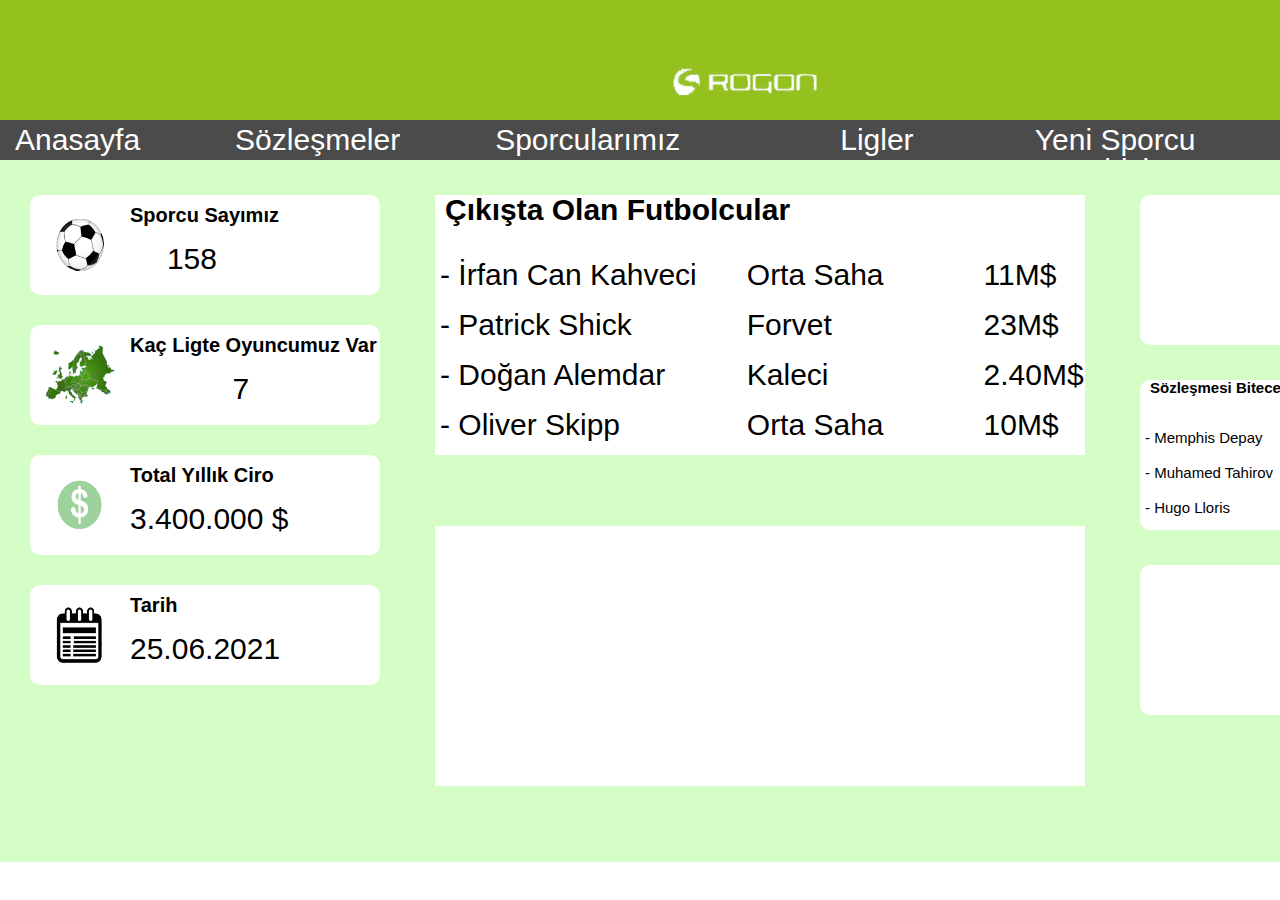
<file: MenajerlikTasarim/index.html>
<!DOCTYPE html>
<html>
<head>
<title>Rogon Menajerlik Şirketi</title>
<meta charset="UTF-8"/>
<meta name="Description" content="Rogon Menajerlik Şirketi Dashboard"/>
<meta name="Keywords" content="Rogon, Menajerlik, Dashboard, Futbol, Futbolcu, Forvet, Defans, Orta Saha, Sözleşme"/>
<meta name="robots" content="index,contact"/>
<meta name="copyright" content="2020-2021 Copyright | rogonmenajerlik.com"/>
<link href="reset.css" type="text/css" rel="stylesheet"/>
<link href="style.css" type="text/css" rel="stylesheet"/>
<script src="https://canvasjs.com/assets/script/canvasjs.min.js"></script>


<script>
    window.onload = function () {

var chart = new CanvasJS.Chart("chartContainer", {
	animationEnabled: true,
	theme: "light2",
	title:{
		text: "Burak Yılmaz Piyasa Değeri"
	},
	data: [{        
		type: "line",
      	indexLabelFontSize: 16,
		dataPoints: [
			{ y: 0 },
			{ y: 300000},
			{ y: 500000},
			{ y: 2200000},
			{ y: 1000000},
			{ y: 3000000 },
			{ y: 7000000 },
			{ y: 12500000 },
			{ y: 4000000 },
			{ y: 3000000 },
			{ y: 3500000 },
			{ y: 4500000 }
		]
	}]
});
chart.render();


var chart2 = new CanvasJS.Chart("chartContainerDaire", {
	exportEnabled: true,
	animationEnabled: true,
	title:{
		text: "Futbolcularımızın Mevkiye Göre Dağılımı"
	},
	legend:{
		cursor: "pointer",
		itemclick: explodePie
	},
	data: [{
		type: "pie",
		showInLegend: true,
		toolTipContent: "{name}: <strong>{y}%</strong>",
		indexLabel: "{name} - {y}%",
		dataPoints: [
			{ y: 34, name: "Orta Saha", exploded: true },
			{ y: 10, name: "Kaleci" },
			{ y: 26, name: "Forvet" },
			{ y: 30, name: "Defans" },
		]
	}]
});
chart2.render();


function explodePie (e) {
	if(typeof (e.dataSeries.dataPoints[e.dataPointIndex].exploded) === "undefined" || !e.dataSeries.dataPoints[e.dataPointIndex].exploded) {
		e.dataSeries.dataPoints[e.dataPointIndex].exploded = true;
	} else {
		e.dataSeries.dataPoints[e.dataPointIndex].exploded = false;
	}
	e.chart2.render();
}
var chart3 = new CanvasJS.Chart("chartContainerUc", {
	animationEnabled: true,
	theme: "light2",
	title:{
		text: "Yıllık Ciro Değişimi"
	},
	data: [{        
		type: "line",
      	indexLabelFontSize: 16,
		dataPoints: [
			{ y: 632000 },
			{ y: 800000},
			{ y: 520000, indexLabel: "en düşük",markerColor: "red", markerType: "triangle" },
			{ y: 750000 },
			{ y: 1200000 },
			{ y: 1000000 },
			{ y: 1500000 },
		
		]
	}]
});
chart3.render();

}



</script>


</head>

<body>
<div class="container">
    <div class="ustbar">
        <a href="index.html"><img class="rogon" src="images/Logo.png"/></a>
    </div> 
    <div class="menubar">
        <span class="panelLeft"><a href="index.html">Anasayfa</a></span>
        <span class="panelLeft"><a href="sozlesmeler.html">Sözleşmeler</a></span>
        <span class="panelLeft"><a href="sporcularımız.html">Sporcularımız</a></span>

        <span class="panelRight"><a href="ligler.html">Ligler</a></span>
        <span class="panelRight"><a href="yeniSporcuGirisi.html">Yeni Sporcu Girişi</a></span>
        <span class="panelRight"><a href="hakkımızda.html">Hakkımızda</a></span>

    </div>

    <div class="content">
        <div class="solBar">
            <div class="kutu">
                <div class="kutuIc">
                    <span class="sembol">
                        <img class="sembolImg" src="images/top.png">
                    </span>
                    <div class="kutuSag">
                        <span class="kutuBaslik">Sporcu Sayımız</span>
                        <span class="kutuContentBir">158</span>
                    </div>
                </div>
            </div>
            <div class="kutu">
                <div class="kutuIc">
                    <span class="sembol">
                        <img class="sembolImg" src="images/avrupaharita.png">
                    </span>
                    <div class="kutuSag">
                        <span class="kutuBaslik">Kaç Ligte Oyuncumuz Var</span>
                        <span class="kutuContentUc">7</span>
                    </div>
                </div>
            </div>
            <div class="kutu">
                <div class="kutuIc">
                    <span class="sembol">
                        <img class="sembolImg" src="images/dolar.png">
                    </span>
                    <div class="kutuSag">
                        <span class="kutuBaslik">Total Yıllık Ciro</span>
                        <span class="kutuContentIki">3.400.000 $</span>
                    </div>
                </div>
            </div>
            <div class="kutu">
                <div class="kutuIc">
                    <span class="sembol">
                        <img class="sembolImg" src="images/tarih.png">
                    </span>
                    <div class="kutuSag">
                        <span class="kutuBaslik">Tarih</span>
                        <span class="kutuContentDort">25.06.2021</span>
                    </div>
                </div>
            </div>
            
        </div>
        
        
        <div class="ortaBar">
            <div class="ortaKutu">
                <h1 class="ustVeriBaslik">Çıkışta Olan Futbolcular</h1>
                <div class="ustVeriBilgi">
                    <div class="futbolcuIsmi">
                        <p class="futbolcuVeriler">- İrfan Can Kahveci</p>
                        <p class="futbolcuVeriler">- Patrick Shick</p>
                        <p class="futbolcuVeriler">- Doğan Alemdar</p>
                        <p class="futbolcuVeriler">- Oliver Skipp</p>
                    </div>
                    <div class="futbolcuMevki">
                        <p class="futbolcuVeriler">Orta Saha</p>
                        <p class="futbolcuVeriler">Forvet</p>
                        <p class="futbolcuVeriler">Kaleci</p>
                        <p class="futbolcuVeriler">Orta Saha</p>
                    </div>
                    <div class="futbolcuDeger">
                        <p class="futbolcuVeriler"> 11M$</p>
                        <p class="futbolcuVeriler">23M$</p>
                        <p class="futbolcuVeriler">2.40M$</p>
                        <p class="futbolcuVeriler">10M$</p>
                    </div>
                </div>
            </div>

            <div class="ortaKutu">
                <div id="chartContainer" style="width: 650px; height: 260px;"></div>  


            </div>
        </div>
        <div class="sagBar">
            <div class="kutuSag">
                <div id="chartContainerDaire" style="width: 350px; height: 150px;"></div>
            </div>
            <div class="kutuSag">
                <h1 class="ustVeriBaslik">Sözleşmesi Bitecek Futbolcular</h1>
                <div class="ustVeriBilgi">
                    <div class="futbolcuIsmi">
                        <p class="futbolcuVeriler">- Memphis Depay</p>
                        <p class="futbolcuVeriler">- Muhamed Tahirov</p>
                        <p class="futbolcuVeriler">- Hugo Lloris</p>
                        
                    </div>
                    <div class="futbolcuTakim">
                        <p class="futbolcuVeriler">O.Lyon</p>
                        <p class="futbolcuVeriler">Erzurumspor</p>
                        <p class="futbolcuVeriler">Tottenham</p>
                        
                    </div>
                </div>
            </div>
            <div class="kutuSag">
                <div id="chartContainerUc">

                </div>

            </div>
        </div>

    </div>



</div>
</body>


</html>
</file>
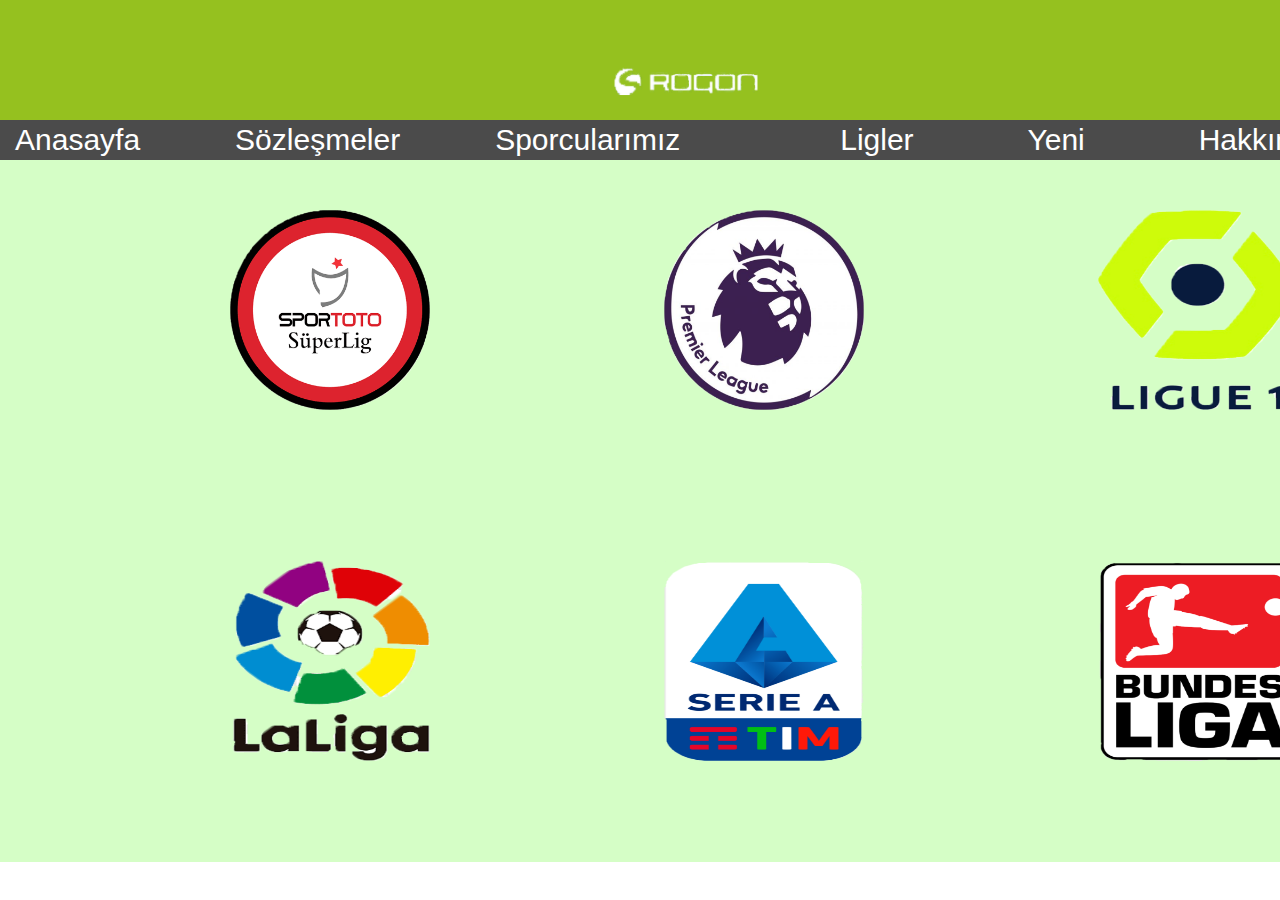
<file: MenajerlikTasarim/ligler.html>
<!DOCTYPE html>
<html>
<head>
<title>Rogon Menajerlik Şirketi</title>
<meta charset="UTF-8"/>
<meta name="Description" content="Rogon Menajerlik Şirketi Dashboard"/>
<meta name="Keywords" content="Rogon, Menajerlik, Dashboard, Futbol, Futbolcu, Forvet, Defans, Orta Saha, Sözleşme"/>
<meta name="robots" content="index,contact"/>
<meta name="copyright" content="2020-2021 Copyright | rogonmenajerlik.com"/>
<link href="reset.css" type="text/css" rel="stylesheet"/>
<link href="style.css" type="text/css" rel="stylesheet"/>
<script>
    
</script>
</head>

<body>
    <div class="container">
        <div class="ustbar">
            <a href="index.html"><img class="rogon" src="images/Logo.png"/></a>
        </div> 
        <div class="menubar">
            <span class="panelLeft"><a href="index.html">Anasayfa</a></span>
            <span class="panelLeft"><a href="sozlesmeler.html">Sözleşmeler</a></span>
            <span class="panelLeft"><a href="sporcularımız.html">Sporcularımız</a></span>

            <span class="panelRight"><a href="ligler.html">Ligler</a></span>
            <span class="panelRight"><a href="yeniSporcuGirisi.html">Yeni Sporcu Girişi</a></span>
            <span class="panelRight"><a href="hakkımızda.html">Hakkımızda</a></span>
    
        </div>
    
        <div class="content">
            <div class="liglerliste">
                <div class="listebir">
                <a href="https://www.mackolik.com/puan-durumu/t%C3%BCrkiye-s%C3%BCper-lig/2020-2021/482ofyysbdbeoxauk19yg7tdt" target="_blank"><img class="lig" src="images/superlig.png"/></a>
                <a href="https://www.mackolik.com/puan-durumu/ingiltere-premier-lig/2020-2021/2kwbbcootiqqgmrzs6o5inle5" target="_blank"><img class="lig" src="images/premierlig.png"/></a>
                <a href="https://www.mackolik.com/puan-durumu/fransa-ligue-1/2020-2021/dm5ka0os1e3dxcp3vh05kmp33" target="_blank"><img class="lig" src="images/lig1.png"/></a>
                </div>
                <div class=listebir>
                <a href="https://www.mackolik.com/puan-durumu/ispanya-la-liga/2020-2021/34pl8szyvrbwcmfkuocjm3r6t" target="_blank"><img class="lig" src="images/laliga.png"/></a>
                <a href="https://www.mackolik.com/puan-durumu/italya-serie-a/2020-2021/1r097lpxe0xn03ihb7wi98kao" target="_blank"><img class="lig" src="images/seria.png"/></a>
                <a href="https://www.mackolik.com/puan-durumu/almanya-bundesliga/2020-2021/6by3h89i2eykc341oz7lv1ddd" target="_blank"><img class="lig" src="images/bundesliga.png"/></a>
                </div>
            </div>
        </div>
    </div>    
</body> 
</html>
</file>
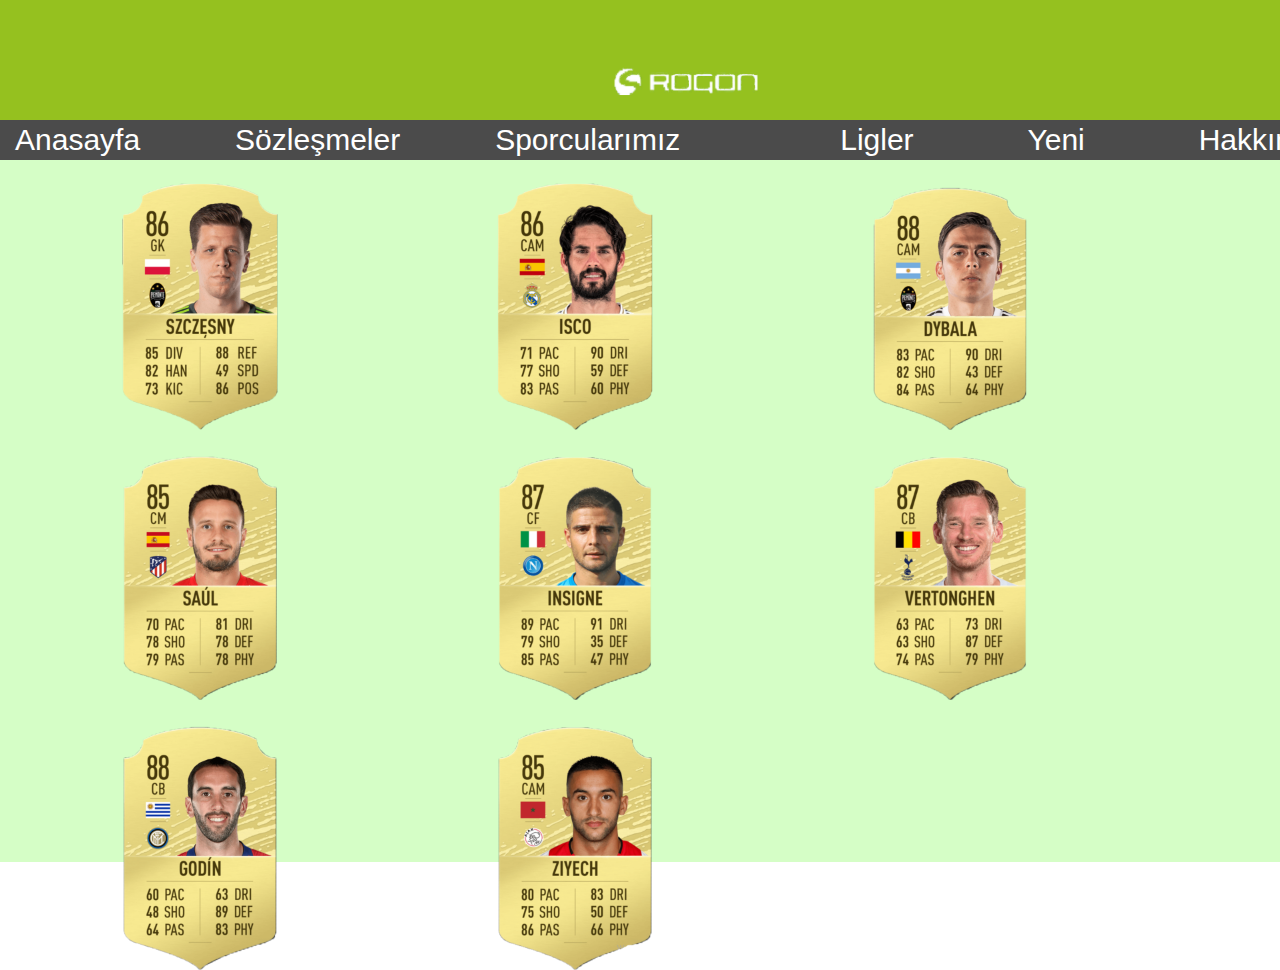
<file: MenajerlikTasarim/sporcularımız.html>
<!DOCTYPE html>
<html>
<head>
<title>Rogon Menajerlik Şirketi</title>
<meta charset="UTF-8"/>
<meta name="Description" content="Rogon Menajerlik Şirketi Dashboard"/>
<meta name="Keywords" content="Rogon, Menajerlik, Dashboard, Futbol, Futbolcu, Forvet, Defans, Orta Saha, Sözleşme"/>
<meta name="robots" content="index,contact"/>
<meta name="copyright" content="2020-2021 Copyright | rogonmenajerlik.com"/>
<link href="reset.css" type="text/css" rel="stylesheet"/>
<link href="style.css" type="text/css" rel="stylesheet"/>
<script>
    
</script>
</head>

<body>
    <div class="container">
        <div class="ustbar">
            <a href="index.html"><img class="rogon" src="images/Logo.png"/></a>
        </div> 
        <div class="menubar">
            <span class="panelLeft"><a href="index.html">Anasayfa</a></span>
            <span class="panelLeft"><a href="sozlesmeler.html">Sözleşmeler</a></span>
            <span class="panelLeft"><a href="sporcularımız.html">Sporcularımız</a></span>

            <span class="panelRight"><a href="ligler.html">Ligler</a></span>
            <span class="panelRight"><a href="yeniSporcuGirisi.html">Yeni Sporcu Girişi</a></span>
            <span class="panelRight"><a href="hakkımızda.html">Hakkımızda</a></span>
    
        </div>
    
        <div class="content">
            <div class="futbolcularliste">
                    <img class="resim" src="images/sezniyy.png"/>
                    <img class="resim" src="images/ıscoo.png"/>
                    <img class="resim" src="images/dybala.png"/>
                    <img class="resim" src="images/saul.png"/>
                    <img class="resim" src="images/insigne.png"/>
                    <img class="resim" src="images/verto.png"/>
                    <img class="resim" src="images/godin.png"/>
                    <img class="resim" src="images/hak.png"/>
                </div>
        </div>
    </div>    
</body> 
</html>
</file>
<file: MenajerlikTasarim/style.css>
.container{
display:grid
}
.container .ustbar{
width: 100%; 
height: 120px;
background-color:#95c11f;
text-align: center;
}
.container .ustbar .rogon{
    width: 220px;
    height: 170px;   
}
.container .menubar{
    width:100%;
    height: 40px;
    background-color: #4b4b4b;
    display:flex;
    text-align: center;
    
}
.container .menubar .panelLeft{
    color:white;
    font-family:Arial;
    align-items: center;
    justify-content: center;
    font-size: 30px;
    margin-right: 80px;
    margin-top: 5px;
    margin-left: 15px;
    



}


a.futbolcuVeriler:link{
    color:black;
}   

a:link{
    color:white;
    text-decoration: none;

}
a:visited{ color:white; 
    text-decoration:none; }





.container .menubar .panelRight{
    color:white;
    font-family:Arial;
    align-items: center;
    justify-content: center;
    font-size: 30px;
    margin-right: 15px;
    margin-top: 5px;
    margin-left: 80px;
    
}
.container .content{
    display:flex;
    background-color: #d5fec6;
    width: 100%;
    height: 78vh;
}
.container .content .solBar{
    margin-top:5px;
}
.container .content .solBar .kutu{
    width: 350px;
    height: 100px;
    margin-left: 30px;
    margin-top: 30px;
    
    border-style: solid;
    border-radius: 10px;
    background-color:white;

}
.container .content .solBar .kutu .kutuIc .sembol .sembolImg{
    width: 100px;
    height: 100px;
}
.container .content .solBar .kutu .kutuIc{
    display: flex;
}
.container .content .solBar .kutu .kutuIc .kutuSag{
    display: grid;
    align-items: center;
    justify-content: center;
    
}
.container .content .solBar .kutu .kutuIc .kutuSag .kutuBaslik{
    font-size: 20px;
    font-family:Arial;
    font-weight:bold;
    
    
}
.container .content .solBar .kutu .kutuIc .kutuSag .kutuContentBir{
    font-size: 30px;
    font-family:Arial;
    text-align: center;
    margin-right: 25px;
    margin-bottom: 15px;

}
.container .content .solBar .kutu .kutuIc .kutuSag .kutuContentUc{
    font-size: 30px;
    font-family:Arial;
    text-align: center;
    margin-right: 25px;
    margin-bottom: 15px;
    

}
.container .content .solBar .kutu .kutuIc .kutuSag .kutuContentIki{
    font-size: 30px;
    font-family:Arial;
    text-align: center;
    margin-right: 25px;
    margin-bottom: 15px;

}
.container .content .solBar .kutu .kutuIc .kutuSag .kutuContentDort{
    font-size: 30px;
    font-family:Arial;
    text-align: center;
    margin-bottom: 15px;

}
.container .content .ortaBar{
    margin-left:55px;
    margin-top:35px;
    margin-bottom: 5px;
    display: grid;
}
.container .content .ortaBar .ortaKutu{
    width: 650px;
    height: 260px;
    background-color: white;
    font-size: 30px;
    font-family:Arial; 
    display: grid;   
}
.container .content .ortaBar .ortaKutu .ustVeriBaslik{
    font-weight:bold;
    margin-left: 10px;
}
.container .content .ortaBar .ortaKutu .ustVeriBilgi{
    display: flex;
    
}
.container .content .ortaBar .ortaKutu .ustVeriBilgi .futbolcuIsmi{
    margin-left: 5px;
    text-align: left;    
}
.container .content .ortaBar .ortaKutu .ustVeriBilgi .futbolcuMevki{
   text-align: left;
   margin-left:50px;
} 
.container .content .ortaBar .ortaKutu .ustVeriBilgi .futbolcuDeger{
    text-align:left;
    margin-left:100px;
} 
.container .content .ortaBar .ortaKutu .ustVeriBilgi .futbolcuIsmi .futbolcuVeriler{
    margin-top: 20px;
}
.container .content .ortaBar .ortaKutu .ustVeriBilgi .futbolcuMevki .futbolcuVeriler{
    margin-top: 20px;
}
.container .content .ortaBar .ortaKutu .ustVeriBilgi .futbolcuDeger .futbolcuVeriler{
    margin-top: 20px;
}



.container .content .sagBar .kutuSag{
    width: 350px;
    height: 150px;
    margin-left: 55px;
    margin-top: 35px;
    display:grid;
    border-style: solid;
    border-radius: 10px;
    background-color: white;
    font-size: 15px;
    font-family:Arial; 
}

.container .content .sagBar .kutuSag .ustVeriBaslik{
    font-weight:bold;
    margin-left: 10px;
}
.container .content .sagBar .kutuSag .ustVeriBilgi{
    display: flex;
    
}
.container .content .sagBar .kutuSag .ustVeriBilgi .futbolcuIsmi{
    margin-left: 5px;
    text-align: left;    
}
.container .content .sagBar .kutuSag .ustVeriBilgi .futbolcuTakim{
   text-align: left;
   margin-left:50px;
}  
.container .content .sagBar .kutuSag .ustVeriBilgi .futbolcuIsmi .futbolcuVeriler{
    margin-top: 20px;
}
.container .content .sagBar .kutuSag .ustVeriBilgi .futbolcuTakim .futbolcuVeriler{
    margin-top: 20px;
}

.container .content .sozlesmeTablo{
    width: 850px;
    height: 150px;
    background-color: rgb(255, 255, 255);
    margin-left: 20px;
    margin-top: 20px;
}
.container .content .futbolcularliste{
    display: flex;
    flex-wrap: wrap;
}
.container .content .futbolcularliste .resim{
    width: 350px;
    height: 250px;
    margin-top: 20px;
    margin-left: 25px;    
}
.container .content .liglerliste{
    display: flex;
    flex-wrap: wrap;

}
.container .content .liglerliste .listebir .lig{
    width: 200px;
    height: 200px;
    margin-top: 50px;
    margin-left: 230px;
    margin-bottom: 50px; 
    
}
.container .content .girisFormu{
    width: 500px;
    height: 170px;
    background-color:rgb(233, 255, 217);
    margin: 50px;
    font-size: 15pt;
}
.container .content .girisFormu .formici{
    margin-left:20px;
    line-height: 25px;
    font-family: Arial;
}
.container .content .gonder{
    width: 200px;
    height: 50px;
    margin-left: 400px;
    margin-top: 110px;
    background-color: tomato;
    border:1px;
    border-color: rgb(255, 235, 235);
    border-style: solid;
    border-radius: 20px;

}
.container .content .gonder .gonderici{
    text-align: center;
    margin-top:15px;
}

.container .content .hakkımızda{
    width: 600px;
    height: 500px;
    
    margin:auto;
    font-family: Arial;
}
.container .content .hakkımızda .hakkımızdaici .baslikhakkımızda{
    font-size: 45pt;
    margin-left: 50pt;
}
.container .content .hakkımızda .hakkımızdaici .contenthakkımızda{
    margin-left: 70pt;
    margin-right: 50pt;
    font-size: 15pt;
    margin-top: 10pt;
}
</file>
